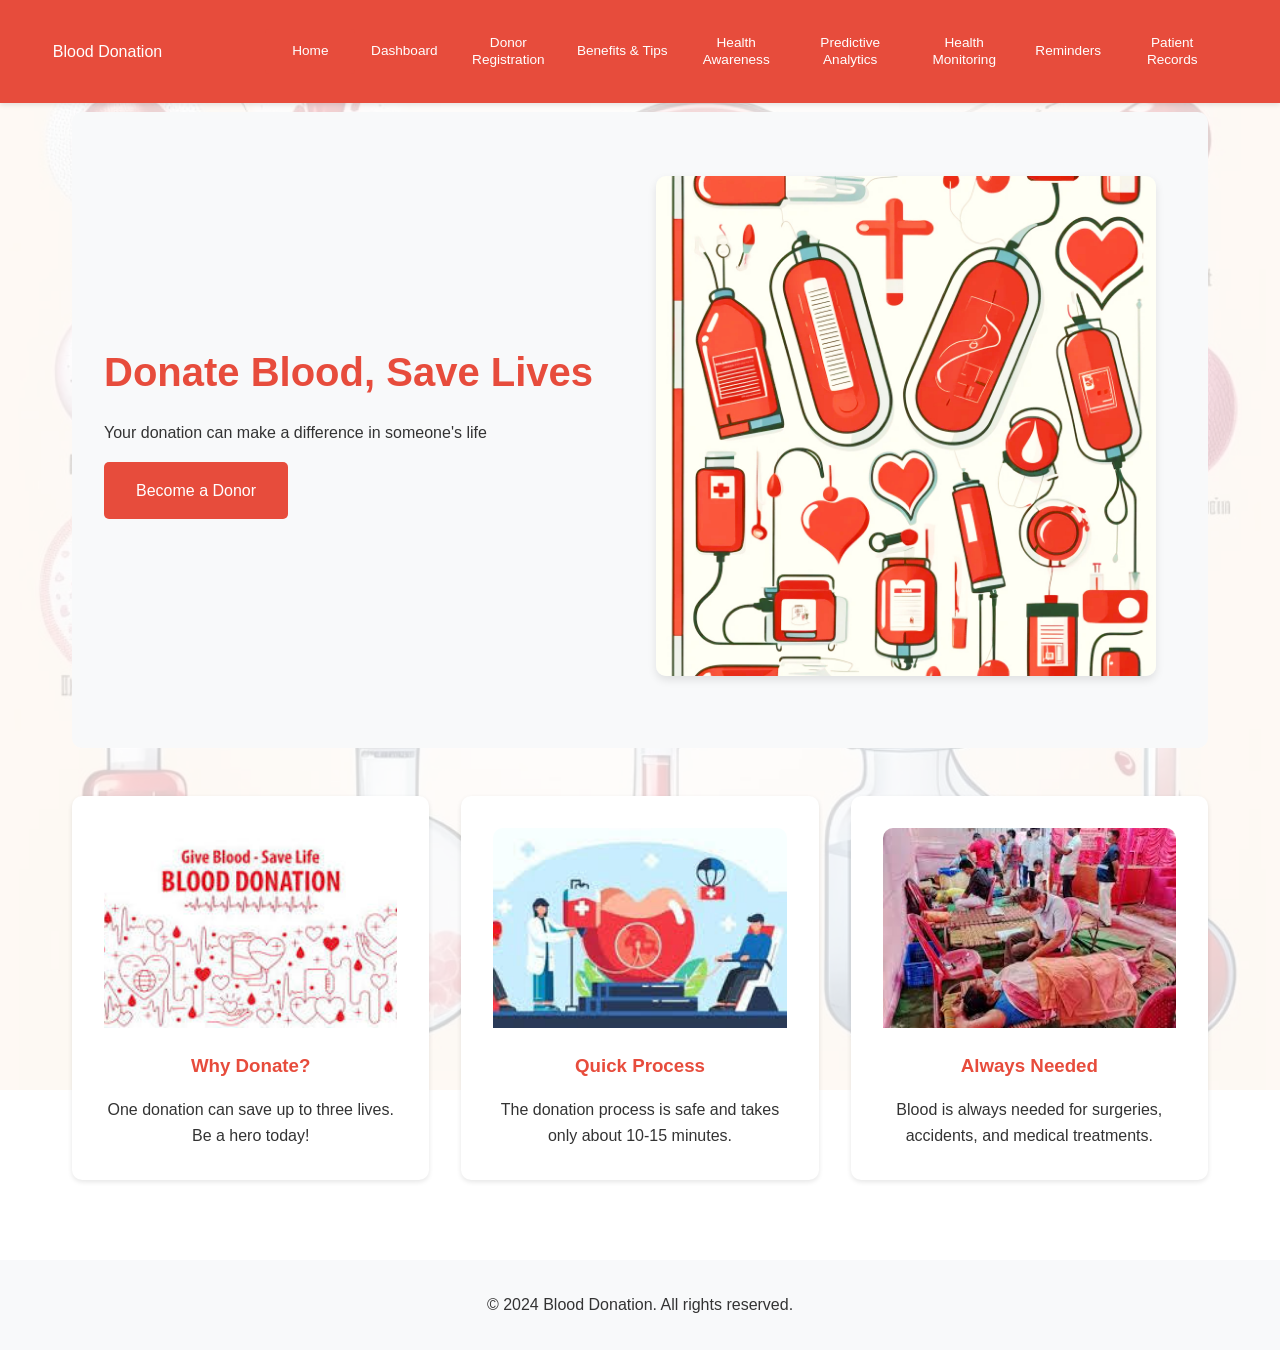
<file: index.html>
<!DOCTYPE html>
<html lang="en">
<head>
    <meta charset="UTF-8">
    <meta name="viewport" content="width=device-width, initial-scale=1.0">
    <title>Blood Donation - Save Lives</title>
    <link rel="stylesheet" href="styles.css">
</head>
<body>
    <header>
        <nav>
            <div class="logo">Blood Donation</div>
            <ul>
                <li><a href="./index.html" class="active">Home</a></li>
                <li><a href="./dashboard.html">Dashboard</a></li>
                <li><a href="./donor_registration.html">Donor Registration</a></li>
                <li><a href="./benefits_tips.html">Benefits & Tips</a></li>
                <li><a href="./jiya.html">Health Awareness</a></li>
                <li><a href="./predictive_analytics.html">Predictive Analytics</a></li>
                <li><a href="./health_monitoring.html">Health Monitoring</a></li>
                <li><a href="./reminders.html">Reminders</a></li>
                <li><a href="./patient_records.html">Patient Records</a></li>
            </ul>
        </nav>
    </header>

    <main>
        <section class="hero">
            <div class="hero-content">
                <h1>Donate Blood, Save Lives</h1>
                <p>Your donation can make a difference in someone's life</p>
                <a href="./donor_registration.html" class="cta-button">Become a Donor</a>
            </div>
            <div class="hero-image">
                <img src="./images/1.jpeg.jpeg" alt="Blood donation process" class="main-image">
            </div>
        </section>

        <section class="features">
            <div class="feature-card">
                <img src="./images/2.jpeg.jpeg" alt="Blood donation importance" class="feature-image">
                <h3>Why Donate?</h3>
                <p>One donation can save up to three lives. Be a hero today!</p>
            </div>
            <div class="feature-card">
                <img src="./images/3.jpeg.jpeg" alt="Donation process" class="feature-image">
                <h3>Quick Process</h3>
                <p>The donation process is safe and takes only about 10-15 minutes.</p>
            </div>
            <div class="feature-card">
                <img src="./images/4.jpeg.jpeg" alt="Medical team" class="feature-image">
                <h3>Always Needed</h3>
                <p>Blood is always needed for surgeries, accidents, and medical treatments.</p>
            </div>
        </section>
    </main>

    <footer>
        <p>&copy; 2024 Blood Donation. All rights reserved.</p>
    </footer>
</body>
</html>
</file>
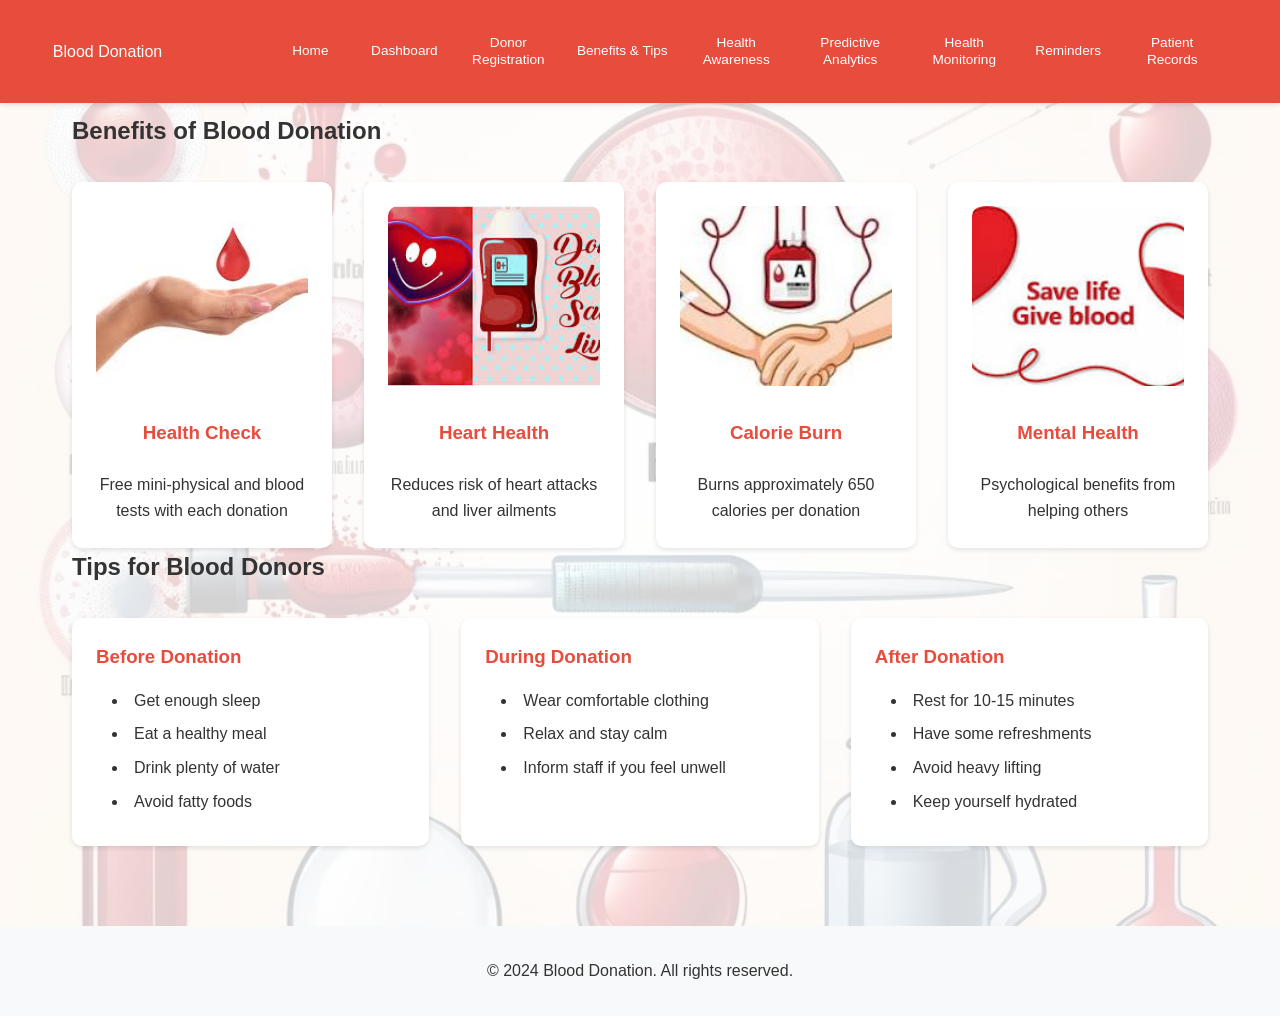
<file: benefits_tips.html>
<!DOCTYPE html>
<html lang="en">
<head>
    <meta charset="UTF-8">
    <meta name="viewport" content="width=device-width, initial-scale=1.0">
    <title>Benefits & Tips - Blood Donation</title>
    <link rel="stylesheet" href="styles.css">
</head>
<body>
    <header>
        <nav>
            <div class="logo">Blood Donation</div>
            <ul>
                <li><a href="./index.html">Home</a></li>
                <li><a href="./dashboard.html">Dashboard</a></li>
                <li><a href="./donor_registration.html">Donor Registration</a></li>
                <li><a href="./benefits_tips.html" class="active">Benefits & Tips</a></li>
                <li><a href="./jiya.html">Health Awareness</a></li>
                <li><a href="./predictive_analytics.html">Predictive Analytics</a></li>
                <li><a href="./health_monitoring.html">Health Monitoring</a></li>
                <li><a href="./reminders.html">Reminders</a></li>
                <li><a href="./patient_records.html">Patient Records</a></li>
            </ul>
        </nav>
    </header>

    <main>
        <section class="benefits">
            <h2>Benefits of Blood Donation</h2>
            <div class="benefits-grid">
                <div class="benefit-card">
                    <img src="./images/5.jpeg.jpeg" alt="Health checkup" class="benefit-image">
                    <h3>Health Check</h3>
                    <p>Free mini-physical and blood tests with each donation</p>
                </div>
                <div class="benefit-card">
                    <img src="./images/6.jpeg.jpeg" alt="Heart health" class="benefit-image">
                    <h3>Heart Health</h3>
                    <p>Reduces risk of heart attacks and liver ailments</p>
                </div>
                <div class="benefit-card">
                    <img src="./images/7.jpeg.jpeg" alt="Calorie burn" class="benefit-image">
                    <h3>Calorie Burn</h3>
                    <p>Burns approximately 650 calories per donation</p>
                </div>
                <div class="benefit-card">
                    <img src="./images/8.jpeg.jpeg" alt="Mental wellbeing" class="benefit-image">
                    <h3>Mental Health</h3>
                    <p>Psychological benefits from helping others</p>
                </div>
            </div>
        </section>

        <section class="tips">
            <h2>Tips for Blood Donors</h2>
            <div class="tips-list">
                <div class="tip">
                    <h3>Before Donation</h3>
                    <ul>
                        <li>Get enough sleep</li>
                        <li>Eat a healthy meal</li>
                        <li>Drink plenty of water</li>
                        <li>Avoid fatty foods</li>
                    </ul>
                </div>
                <div class="tip">
                    <h3>During Donation</h3>
                    <ul>
                        <li>Wear comfortable clothing</li>
                        <li>Relax and stay calm</li>
                        <li>Inform staff if you feel unwell</li>
                    </ul>
                </div>
                <div class="tip">
                    <h3>After Donation</h3>
                    <ul>
                        <li>Rest for 10-15 minutes</li>
                        <li>Have some refreshments</li>
                        <li>Avoid heavy lifting</li>
                        <li>Keep yourself hydrated</li>
                    </ul>
                </div>
            </div>
        </section>
    </main>

    <footer>
        <p>&copy; 2024 Blood Donation. All rights reserved.</p>
    </footer>
</body>
</html>
</file>
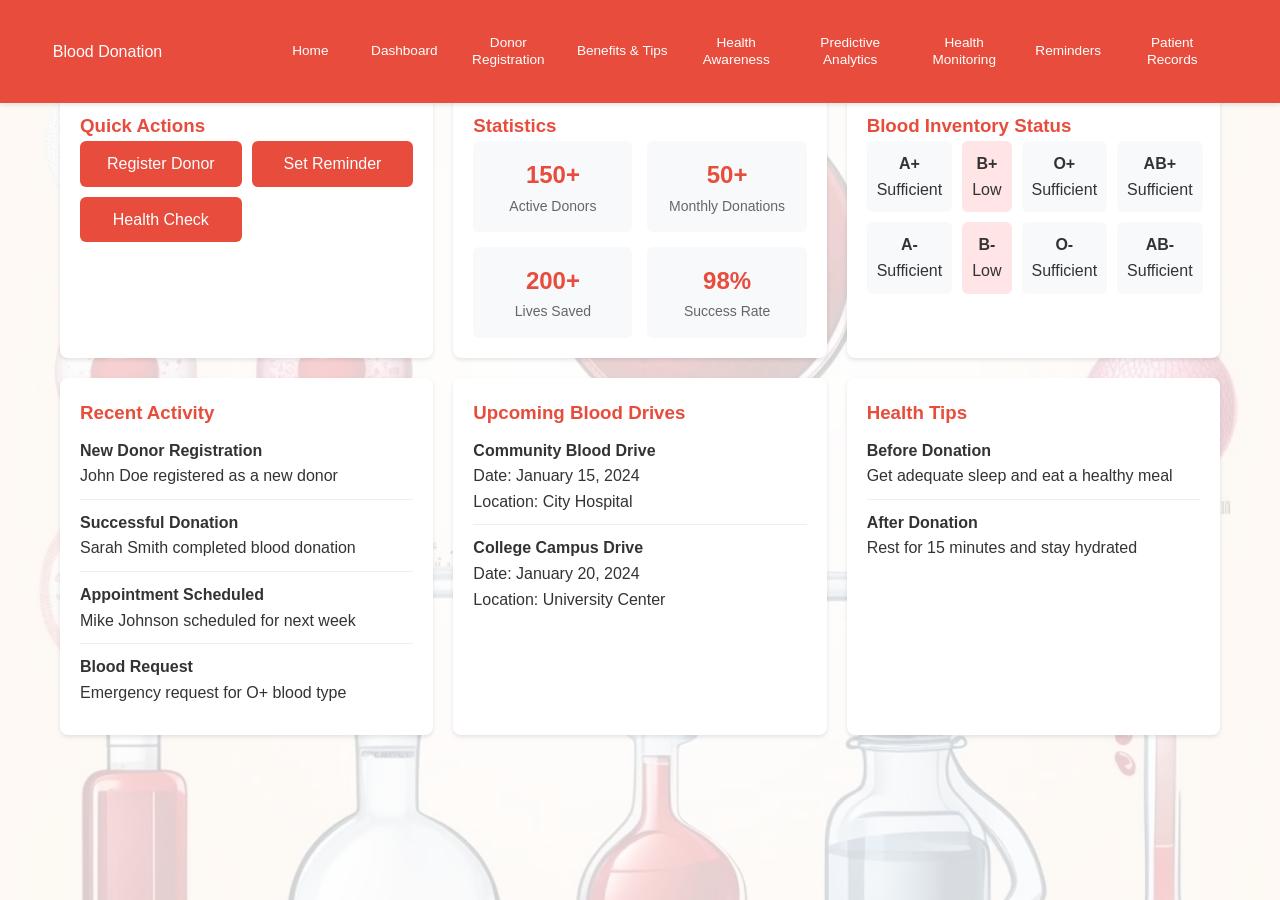
<file: dashboard.html>
<!DOCTYPE html>
<html lang="en">
<head>
    <meta charset="UTF-8">
    <meta name="viewport" content="width=device-width, initial-scale=1.0">
    <title>Dashboard - Blood Donation</title>
    <link rel="stylesheet" href="styles.css">
    <style>
        .dashboard-container {
            padding: 20px;
            max-width: 1200px;
            margin: 0 auto;
        }

        .dashboard-grid {
            display: grid;
            grid-template-columns: repeat(auto-fit, minmax(280px, 1fr));
            gap: 20px;
            margin-top: 20px;
        }

        .dashboard-card {
            background: white;
            border-radius: 8px;
            padding: 20px;
            box-shadow: 0 2px 4px rgba(0,0,0,0.1);
        }

        .dashboard-card h3 {
            color: #e74c3c;
            margin-top: 0;
        }

        .stats-grid {
            display: grid;
            grid-template-columns: repeat(2, 1fr);
            gap: 15px;
        }

        .stat-item {
            text-align: center;
            padding: 15px;
            background: #f8f9fa;
            border-radius: 6px;
        }

        .stat-number {
            font-size: 24px;
            font-weight: bold;
            color: #e74c3c;
        }

        .stat-label {
            font-size: 14px;
            color: #666;
        }

        .blood-inventory {
            display: grid;
            grid-template-columns: repeat(4, 1fr);
            gap: 10px;
        }

        .blood-type {
            text-align: center;
            padding: 10px;
            background: #f8f9fa;
            border-radius: 6px;
        }

        .blood-type.low {
            background: #ffe5e5;
        }

        .recent-activity {
            max-height: 300px;
            overflow-y: auto;
        }

        .activity-item {
            padding: 10px 0;
            border-bottom: 1px solid #eee;
        }

        .activity-item:last-child {
            border-bottom: none;
        }

        .quick-actions {
            display: grid;
            grid-template-columns: repeat(auto-fit, minmax(150px, 1fr));
            gap: 10px;
        }

        .action-button {
            background: #e74c3c;
            color: white;
            padding: 10px;
            border-radius: 6px;
            text-align: center;
            text-decoration: none;
            transition: background-color 0.3s;
        }

        .action-button:hover {
            background: #c0392b;
        }

        .chart-container {
            height: 300px;
            position: relative;
        }
    </style>
</head>
<body>
    <header>
        <nav>
            <div class="logo">Blood Donation</div>
            <ul>
                <li><a href="./index.html">Home</a></li>
                <li><a href="./dashboard.html" class="active">Dashboard</a></li>
                <li><a href="./donor_registration.html">Donor Registration</a></li>
                <li><a href="./benefits_tips.html">Benefits & Tips</a></li>
                <li><a href="./jiya.html">Health Awareness</a></li>
                <li><a href="./predictive_analytics.html">Predictive Analytics</a></li>
                <li><a href="./health_monitoring.html">Health Monitoring</a></li>
                <li><a href="./reminders.html">Reminders</a></li>
                <li><a href="./patient_records.html">Patient Records</a></li>
            </ul>
        </nav>
    </header>

    <main class="dashboard-container">
        <h1>Blood Donation Dashboard</h1>
        
        <div class="dashboard-grid">
            <!-- Quick Actions -->
            <div class="dashboard-card">
                <h3>Quick Actions</h3>
                <div class="quick-actions">
                    <a href="./donor_registration.html" class="action-button">Register Donor</a>
                    <a href="./reminders.html" class="action-button">Set Reminder</a>
                    <a href="./health_monitoring.html" class="action-button">Health Check</a>
                </div>
            </div>

            <!-- Statistics -->
            <div class="dashboard-card">
                <h3>Statistics</h3>
                <div class="stats-grid">
                    <div class="stat-item">
                        <div class="stat-number">150+</div>
                        <div class="stat-label">Active Donors</div>
                    </div>
                    <div class="stat-item">
                        <div class="stat-number">50+</div>
                        <div class="stat-label">Monthly Donations</div>
                    </div>
                    <div class="stat-item">
                        <div class="stat-number">200+</div>
                        <div class="stat-label">Lives Saved</div>
                    </div>
                    <div class="stat-item">
                        <div class="stat-number">98%</div>
                        <div class="stat-label">Success Rate</div>
                    </div>
                </div>
            </div>

            <!-- Blood Inventory -->
            <div class="dashboard-card">
                <h3>Blood Inventory Status</h3>
                <div class="blood-inventory">
                    <div class="blood-type">
                        <h4>A+</h4>
                        <div>Sufficient</div>
                    </div>
                    <div class="blood-type low">
                        <h4>B+</h4>
                        <div>Low</div>
                    </div>
                    <div class="blood-type">
                        <h4>O+</h4>
                        <div>Sufficient</div>
                    </div>
                    <div class="blood-type">
                        <h4>AB+</h4>
                        <div>Sufficient</div>
                    </div>
                    <div class="blood-type">
                        <h4>A-</h4>
                        <div>Sufficient</div>
                    </div>
                    <div class="blood-type low">
                        <h4>B-</h4>
                        <div>Low</div>
                    </div>
                    <div class="blood-type">
                        <h4>O-</h4>
                        <div>Sufficient</div>
                    </div>
                    <div class="blood-type">
                        <h4>AB-</h4>
                        <div>Sufficient</div>
                    </div>
                </div>
            </div>

            <!-- Recent Activity -->
            <div class="dashboard-card">
                <h3>Recent Activity</h3>
                <div class="recent-activity">
                    <div class="activity-item">
                        <strong>New Donor Registration</strong>
                        <p>John Doe registered as a new donor</p>
                    </div>
                    <div class="activity-item">
                        <strong>Successful Donation</strong>
                        <p>Sarah Smith completed blood donation</p>
                    </div>
                    <div class="activity-item">
                        <strong>Appointment Scheduled</strong>
                        <p>Mike Johnson scheduled for next week</p>
                    </div>
                    <div class="activity-item">
                        <strong>Blood Request</strong>
                        <p>Emergency request for O+ blood type</p>
                    </div>
                </div>
            </div>

            <!-- Upcoming Events -->
            <div class="dashboard-card">
                <h3>Upcoming Blood Drives</h3>
                <div class="activity-item">
                    <strong>Community Blood Drive</strong>
                    <p>Date: January 15, 2024<br>Location: City Hospital</p>
                </div>
                <div class="activity-item">
                    <strong>College Campus Drive</strong>
                    <p>Date: January 20, 2024<br>Location: University Center</p>
                </div>
            </div>

            <!-- Health Tips -->
            <div class="dashboard-card">
                <h3>Health Tips</h3>
                <div class="activity-item">
                    <strong>Before Donation</strong>
                    <p>Get adequate sleep and eat a healthy meal</p>
                </div>
                <div class="activity-item">
                    <strong>After Donation</strong>
                    <p>Rest for 15 minutes and stay hydrated</p>
                </div>
            </div>
        </div>
    </main>

    <script>
        // Add any interactive features or real-time updates here
        document.addEventListener('DOMContentLoaded', function() {
            // Example: Update stats periodically
            setInterval(function() {
                // This would typically fetch real data from a server
                // For demo purposes, we'll just update the UI
                const stats = document.querySelectorAll('.stat-number');
                stats.forEach(stat => {
                    const currentValue = parseInt(stat.textContent);
                    if (!isNaN(currentValue)) {
                        stat.textContent = currentValue + Math.floor(Math.random() * 3);
                    }
                });
            }, 5000);
        });
    </script>
</body>
</html>
</file>
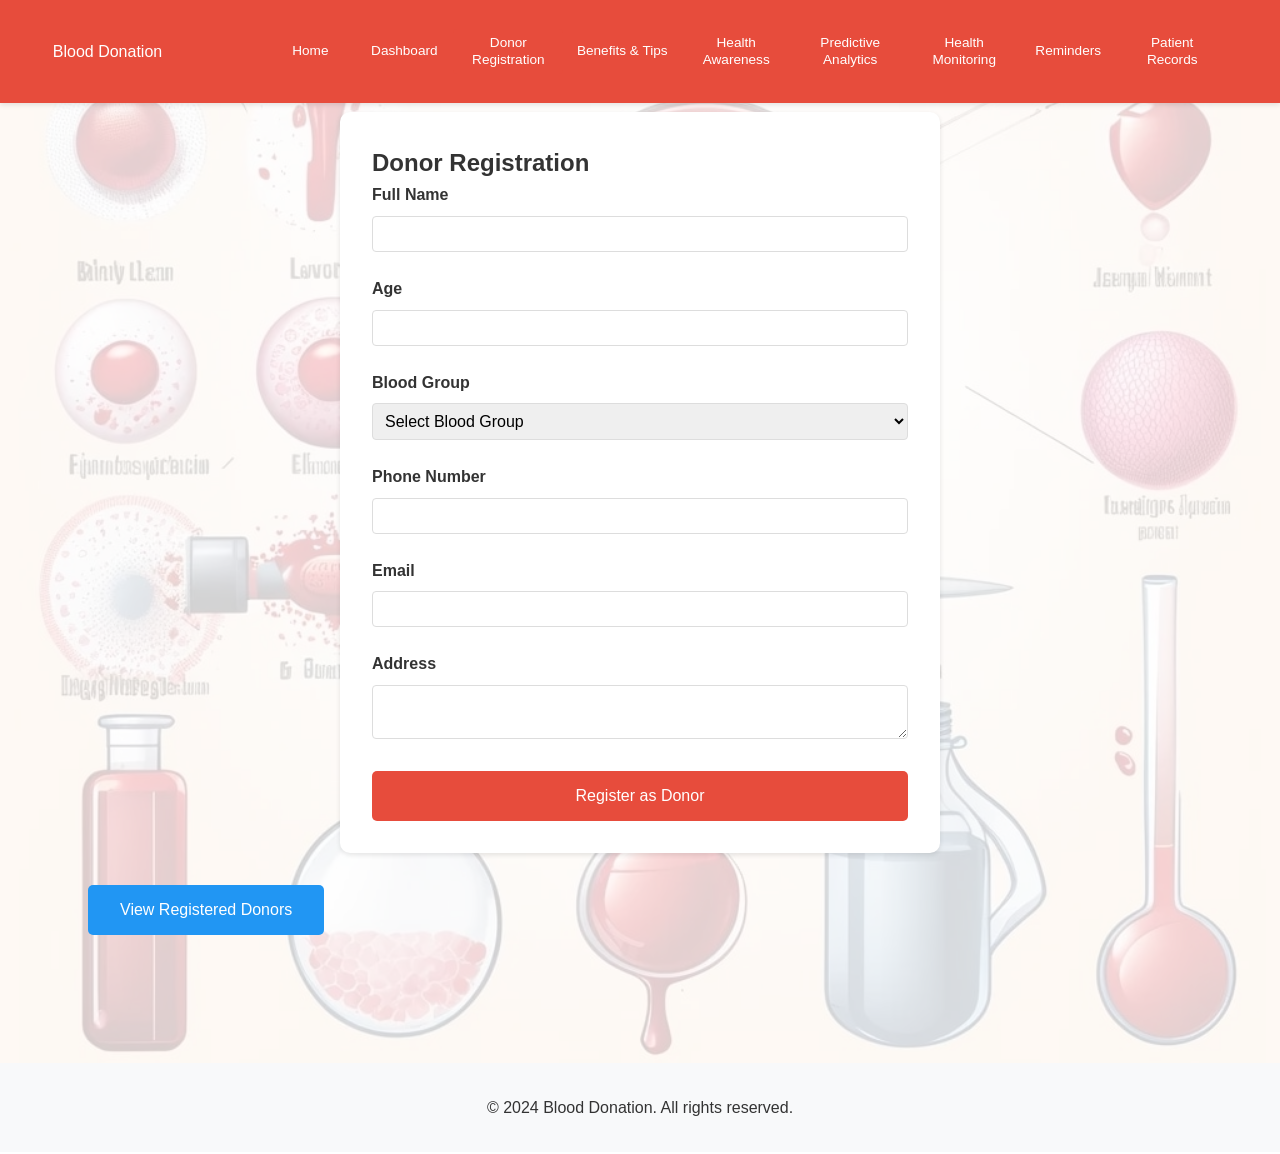
<file: donor_registration.html>
<!DOCTYPE html>
<html lang="en">
<head>
    <meta charset="UTF-8">
    <meta name="viewport" content="width=device-width, initial-scale=1.0">
    <title>Donor Registration - Blood Donation</title>
    <link rel="stylesheet" href="styles.css">
</head>
<body>
    <header>
        <nav>
            <div class="logo">Blood Donation</div>
            <ul>
                <li><a href="./index.html">Home</a></li>
                <li><a href="./dashboard.html">Dashboard</a></li>
                <li><a href="./donor_registration.html" class="active">Donor Registration</a></li>
                <li><a href="./benefits_tips.html">Benefits & Tips</a></li>
                <li><a href="./jiya.html">Health Awareness</a></li>
                <li><a href="./predictive_analytics.html">Predictive Analytics</a></li>
                <li><a href="./health_monitoring.html">Health Monitoring</a></li>
                <li><a href="./reminders.html">Reminders</a></li>
                <li><a href="./patient_records.html">Patient Records</a></li>
            </ul>
        </nav>
    </header>

    <main>
        <section class="registration-form">
            <h2>Donor Registration</h2>
            <form id="donorForm" onsubmit="handleDonorRegistration(event)">
                <div class="form-group">
                    <label for="fullName">Full Name</label>
                    <input type="text" id="fullName" name="fullName" required>
                </div>

                <div class="form-group">
                    <label for="age">Age</label>
                    <input type="number" id="age" name="age" required min="18" max="65">
                </div>

                <div class="form-group">
                    <label for="bloodGroup">Blood Group</label>
                    <select id="bloodGroup" name="bloodGroup" required>
                        <option value="">Select Blood Group</option>
                        <option value="A+">A+</option>
                        <option value="A-">A-</option>
                        <option value="B+">B+</option>
                        <option value="B-">B-</option>
                        <option value="O+">O+</option>
                        <option value="O-">O-</option>
                        <option value="AB+">AB+</option>
                        <option value="AB-">AB-</option>
                    </select>
                </div>

                <div class="form-group">
                    <label for="phone">Phone Number</label>
                    <input type="tel" id="phone" name="phone" required>
                </div>

                <div class="form-group">
                    <label for="email">Email</label>
                    <input type="email" id="email" name="email" required>
                </div>

                <div class="form-group">
                    <label for="address">Address</label>
                    <textarea id="address" name="address" required></textarea>
                </div>

                <button type="submit" class="submit-button">Register as Donor</button>
            </form>
        </section>

        <section class="view-donors">
            <button onclick="viewDonors()" class="view-donors-btn">View Registered Donors</button>
            <div id="donorsList"></div>
        </section>
    </main>

    <footer>
        <p>&copy; 2024 Blood Donation. All rights reserved.</p>
    </footer>

    <script src="scripts.js"></script>
</body>
</html>
</file>
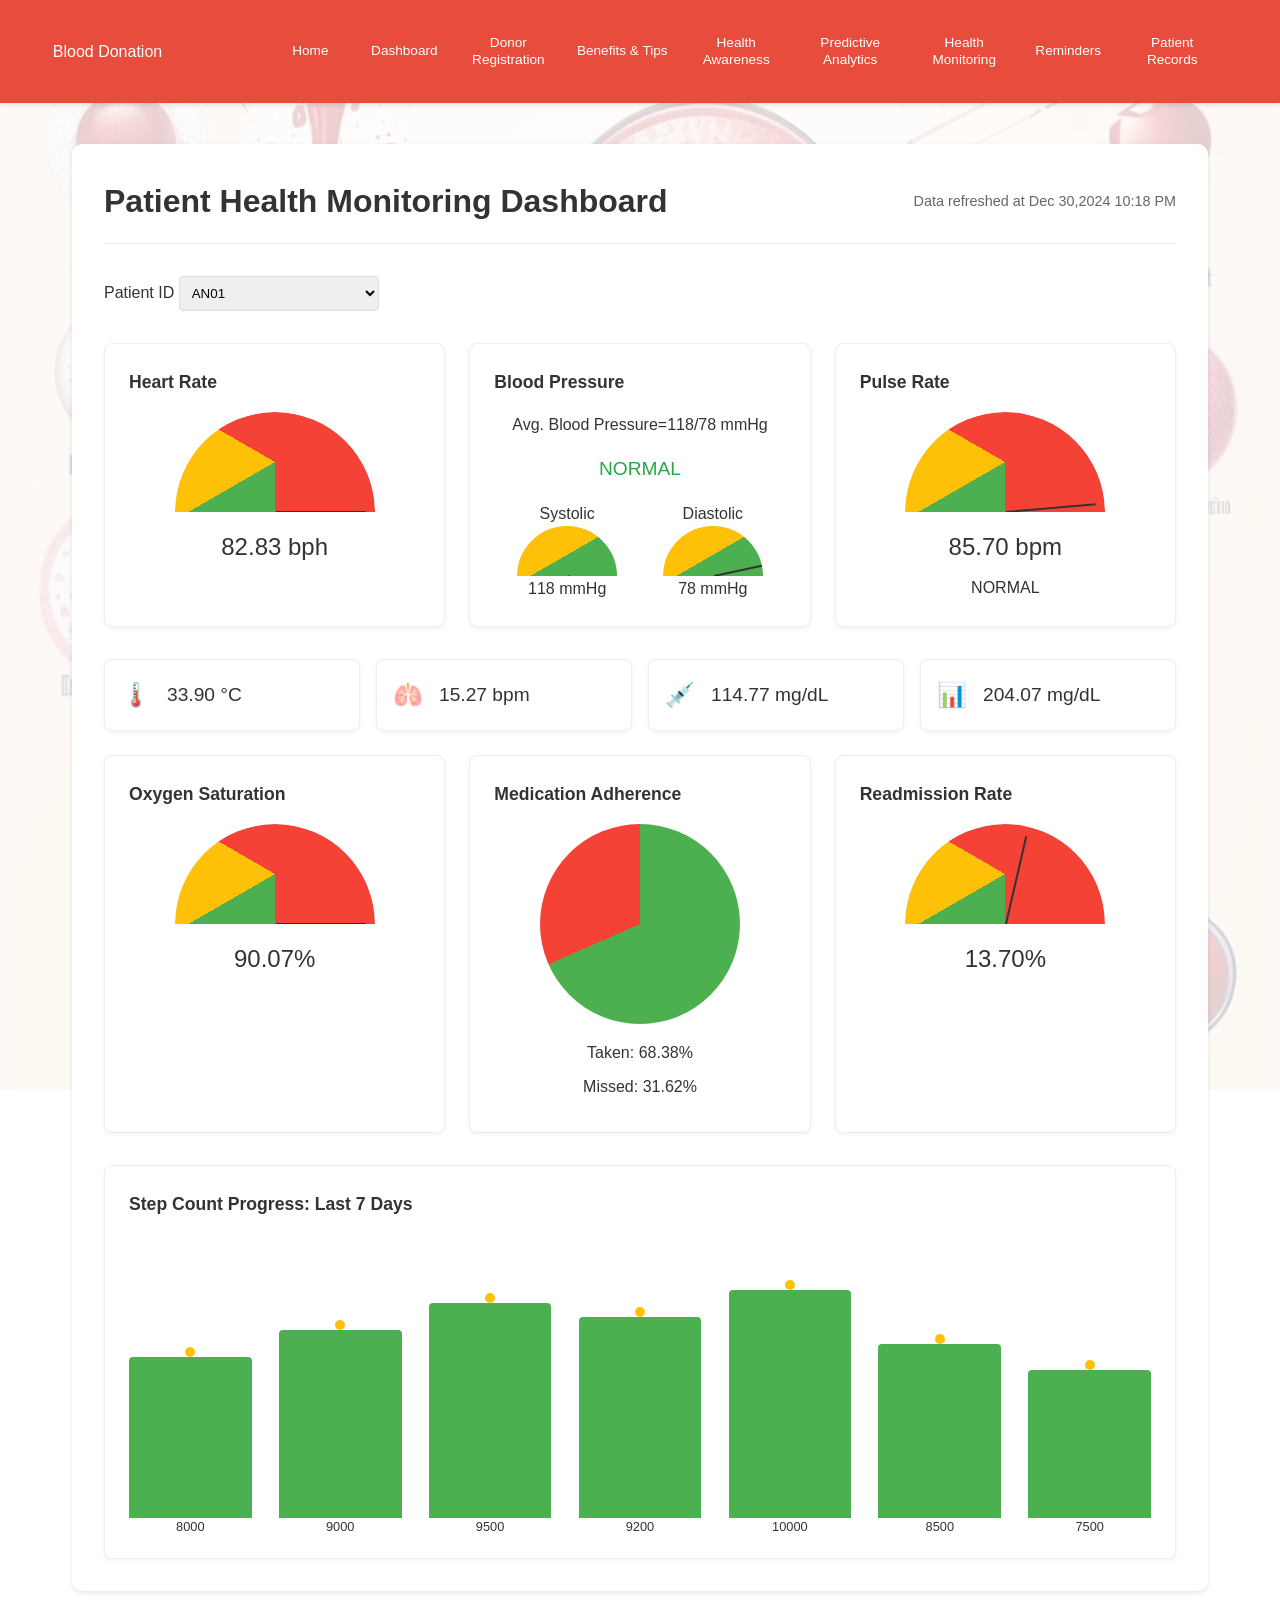
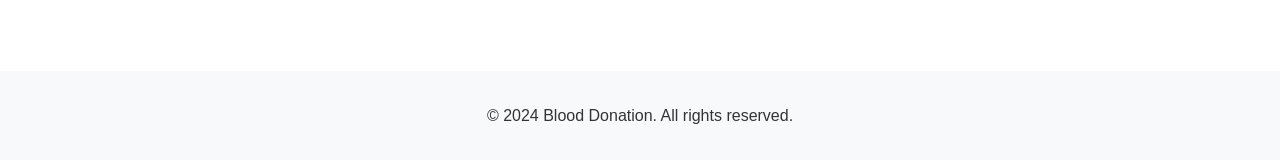
<file: health_monitoring.html>
<!DOCTYPE html>
<html lang="en">
<head>
    <meta charset="UTF-8">
    <meta name="viewport" content="width=device-width, initial-scale=1.0">
    <title>Patient Health Monitoring Dashboard - Blood Donation</title>
    <link rel="stylesheet" href="styles.css">
    <style>
        .dashboard-content {
            background-color: #fff;
            padding: 2rem;
            border-radius: 10px;
            box-shadow: 0 2px 5px rgba(0,0,0,0.1);
            margin-top: 2rem;
        }
        
        .dashboard-header {
            display: flex;
            justify-content: space-between;
            align-items: center;
            margin-bottom: 2rem;
            padding-bottom: 1rem;
            border-bottom: 1px solid #eee;
        }

        .dashboard-title {
            color: #333;
            margin: 0;
        }

        .refresh-info {
            color: #666;
            font-size: 0.9rem;
        }

        .patient-selector {
            margin-bottom: 2rem;
        }

        .patient-selector select {
            padding: 0.5rem;
            border: 1px solid #ddd;
            border-radius: 4px;
            width: 200px;
        }

        .metrics-grid {
            display: grid;
            grid-template-columns: repeat(auto-fit, minmax(300px, 1fr));
            gap: 1.5rem;
            margin-bottom: 2rem;
        }

        .metric-card {
            background: #fff;
            padding: 1.5rem;
            border-radius: 8px;
            box-shadow: 0 2px 4px rgba(0,0,0,0.05);
            border: 1px solid #eee;
        }

        .metric-title {
            color: #333;
            margin-bottom: 1rem;
            font-size: 1.1rem;
            font-weight: bold;
        }

        /* Gauge Styling */
        .gauge {
            width: 200px;
            height: 100px;
            margin: 0 auto;
            position: relative;
            overflow: hidden;
            border-radius: 100px 100px 0 0;
            background: #f0f0f0;
        }

        .gauge::before {
            content: '';
            position: absolute;
            bottom: 0;
            left: 0;
            width: 200px;
            height: 100px;
            background: conic-gradient(
                from 180deg,
                #4CAF50 0deg 60deg,  /* Green */
                #FFC107 60deg 120deg, /* Yellow */
                #f44336 120deg 180deg /* Red */
            );
            border-radius: 100px 100px 0 0;
            transform-origin: 50% 100%;
        }

        .gauge-needle {
            position: absolute;
            bottom: 0;
            left: 50%;
            width: 2px;
            height: 90px;
            background: #333;
            transform-origin: bottom center;
            transform: rotate(var(--rotation));
            transition: transform 0.5s;
        }

        .gauge-value {
            text-align: center;
            font-size: 1.5rem;
            color: #333;
            margin-top: 1rem;
        }

        /* Blood Pressure Specific Styling */
        .blood-pressure-container {
            text-align: center;
        }

        .bp-status {
            font-size: 1.2rem;
            color: #28a745;
            margin: 1rem 0;
        }

        .bp-gauges {
            display: flex;
            justify-content: space-around;
            margin-top: 1rem;
        }

        /* Vitals Row Styling */
        .vitals-row {
            display: grid;
            grid-template-columns: repeat(auto-fit, minmax(200px, 1fr));
            gap: 1rem;
            margin-bottom: 1.5rem;
        }

        .vital-card {
            background: #fff;
            padding: 1rem;
            border-radius: 8px;
            box-shadow: 0 2px 4px rgba(0,0,0,0.05);
            border: 1px solid #eee;
            display: flex;
            align-items: center;
            gap: 1rem;
        }

        .vital-icon {
            font-size: 1.5rem;
            color: #e74c3c;
        }

        .vital-value {
            font-size: 1.2rem;
            color: #333;
        }

        /* Medication Adherence Chart */
        .adherence-chart {
            width: 200px;
            height: 200px;
            margin: 1rem auto;
            position: relative;
            border-radius: 50%;
            background: conic-gradient(
                #4CAF50 0% 68.38%,
                #f44336 68.38% 100%
            );
        }

        .adherence-legend {
            text-align: center;
            margin-top: 1rem;
        }

        .adherence-legend div {
            margin: 0.5rem 0;
        }

        /* Steps Chart */
        .steps-chart {
            height: 300px;
            margin-top: 1rem;
            display: flex;
            align-items: flex-end;
            justify-content: space-between;
            padding: 1rem 0;
        }

        .step-bar {
            width: 12%;
            background: #4CAF50;
            border-radius: 4px 4px 0 0;
            position: relative;
        }

        .step-bar::after {
            content: attr(data-steps);
            position: absolute;
            bottom: -20px;
            left: 50%;
            transform: translateX(-50%);
            font-size: 0.8rem;
        }

        .step-target {
            position: absolute;
            top: -10px;
            left: 50%;
            transform: translateX(-50%);
            width: 10px;
            height: 10px;
            background: #FFC107;
            border-radius: 50%;
        }
    </style>
</head>
<body>
    <header>
        <nav>
            <div class="logo">Blood Donation</div>
            <ul>
                <li><a href="./index.html">Home</a></li>
                <li><a href="./dashboard.html">Dashboard</a></li>
                <li><a href="./donor_registration.html">Donor Registration</a></li>
                <li><a href="./benefits_tips.html">Benefits & Tips</a></li>
                <li><a href="./jiya.html">Health Awareness</a></li>
                <li><a href="./predictive_analytics.html">Predictive Analytics</a></li>
                <li><a href="./health_monitoring.html" class="active">Health Monitoring</a></li>
                <li><a href="./reminders.html">Reminders</a></li>
                <li><a href="./patient_records.html">Patient Records</a></li>
            </ul>
        </nav>
    </header>

    <main>
        <div class="dashboard-content">
            <div class="dashboard-header">
                <h1 class="dashboard-title">Patient Health Monitoring Dashboard</h1>
                <div class="refresh-info">Data refreshed at Dec 30,2024 10:18 PM</div>
            </div>

            <div class="patient-selector">
                <label for="patient-id">Patient ID</label>
                <select id="patient-id">
                    <option value="AN01">AN01</option>
                </select>
            </div>

            <div class="metrics-grid">
                <div class="metric-card">
                    <h3 class="metric-title">Heart Rate</h3>
                    <div class="gauge">
                        <div class="gauge-needle" style="--rotation: 90deg;"></div>
                    </div>
                    <div class="gauge-value">82.83 bph</div>
                </div>

                <div class="metric-card">
                    <h3 class="metric-title">Blood Pressure</h3>
                    <div class="blood-pressure-container">
                        <div>Avg. Blood Pressure=118/78 mmHg</div>
                        <div class="bp-status">NORMAL</div>
                        <div class="bp-gauges">
                            <div>
                                <div>Systolic</div>
                                <div class="gauge" style="width: 100px; height: 50px;">
                                    <div class="gauge-needle" style="--rotation: 118deg;"></div>
                                </div>
                                <div>118 mmHg</div>
                            </div>
                            <div>
                                <div>Diastolic</div>
                                <div class="gauge" style="width: 100px; height: 50px;">
                                    <div class="gauge-needle" style="--rotation: 78deg;"></div>
                                </div>
                                <div>78 mmHg</div>
                            </div>
                        </div>
                    </div>
                </div>

                <div class="metric-card">
                    <h3 class="metric-title">Pulse Rate</h3>
                    <div class="gauge">
                        <div class="gauge-needle" style="--rotation: 85deg;"></div>
                    </div>
                    <div class="gauge-value">85.70 bpm</div>
                    <div style="text-align: center; margin-top: 0.5rem;">NORMAL</div>
                </div>
            </div>

            <div class="vitals-row">
                <div class="vital-card">
                    <span class="vital-icon">🌡️</span>
                    <div class="vital-value">33.90 °C</div>
                </div>
                <div class="vital-card">
                    <span class="vital-icon">🫁</span>
                    <div class="vital-value">15.27 bpm</div>
                </div>
                <div class="vital-card">
                    <span class="vital-icon">💉</span>
                    <div class="vital-value">114.77 mg/dL</div>
                </div>
                <div class="vital-card">
                    <span class="vital-icon">📊</span>
                    <div class="vital-value">204.07 mg/dL</div>
                </div>
            </div>

            <div class="metrics-grid">
                <div class="metric-card">
                    <h3 class="metric-title">Oxygen Saturation</h3>
                    <div class="gauge">
                        <div class="gauge-needle" style="--rotation: 90deg;"></div>
                    </div>
                    <div class="gauge-value">90.07%</div>
                </div>

                <div class="metric-card">
                    <h3 class="metric-title">Medication Adherence</h3>
                    <div class="adherence-chart"></div>
                    <div class="adherence-legend">
                        <div>Taken: 68.38%</div>
                        <div>Missed: 31.62%</div>
                    </div>
                </div>

                <div class="metric-card">
                    <h3 class="metric-title">Readmission Rate</h3>
                    <div class="gauge">
                        <div class="gauge-needle" style="--rotation: 13deg;"></div>
                    </div>
                    <div class="gauge-value">13.70%</div>
                </div>
            </div>

            <div class="metric-card">
                <h3 class="metric-title">Step Count Progress: Last 7 Days</h3>
                <div class="steps-chart">
                    <div class="step-bar" style="height: 60%;" data-steps="8000">
                        <div class="step-target"></div>
                    </div>
                    <div class="step-bar" style="height: 70%;" data-steps="9000">
                        <div class="step-target"></div>
                    </div>
                    <div class="step-bar" style="height: 80%;" data-steps="9500">
                        <div class="step-target"></div>
                    </div>
                    <div class="step-bar" style="height: 75%;" data-steps="9200">
                        <div class="step-target"></div>
                    </div>
                    <div class="step-bar" style="height: 85%;" data-steps="10000">
                        <div class="step-target"></div>
                    </div>
                    <div class="step-bar" style="height: 65%;" data-steps="8500">
                        <div class="step-target"></div>
                    </div>
                    <div class="step-bar" style="height: 55%;" data-steps="7500">
                        <div class="step-target"></div>
                    </div>
                </div>
            </div>
        </div>
    </main>

    <footer>
        <p>&copy; 2024 Blood Donation. All rights reserved.</p>
    </footer>
</body>
</html>
</file>
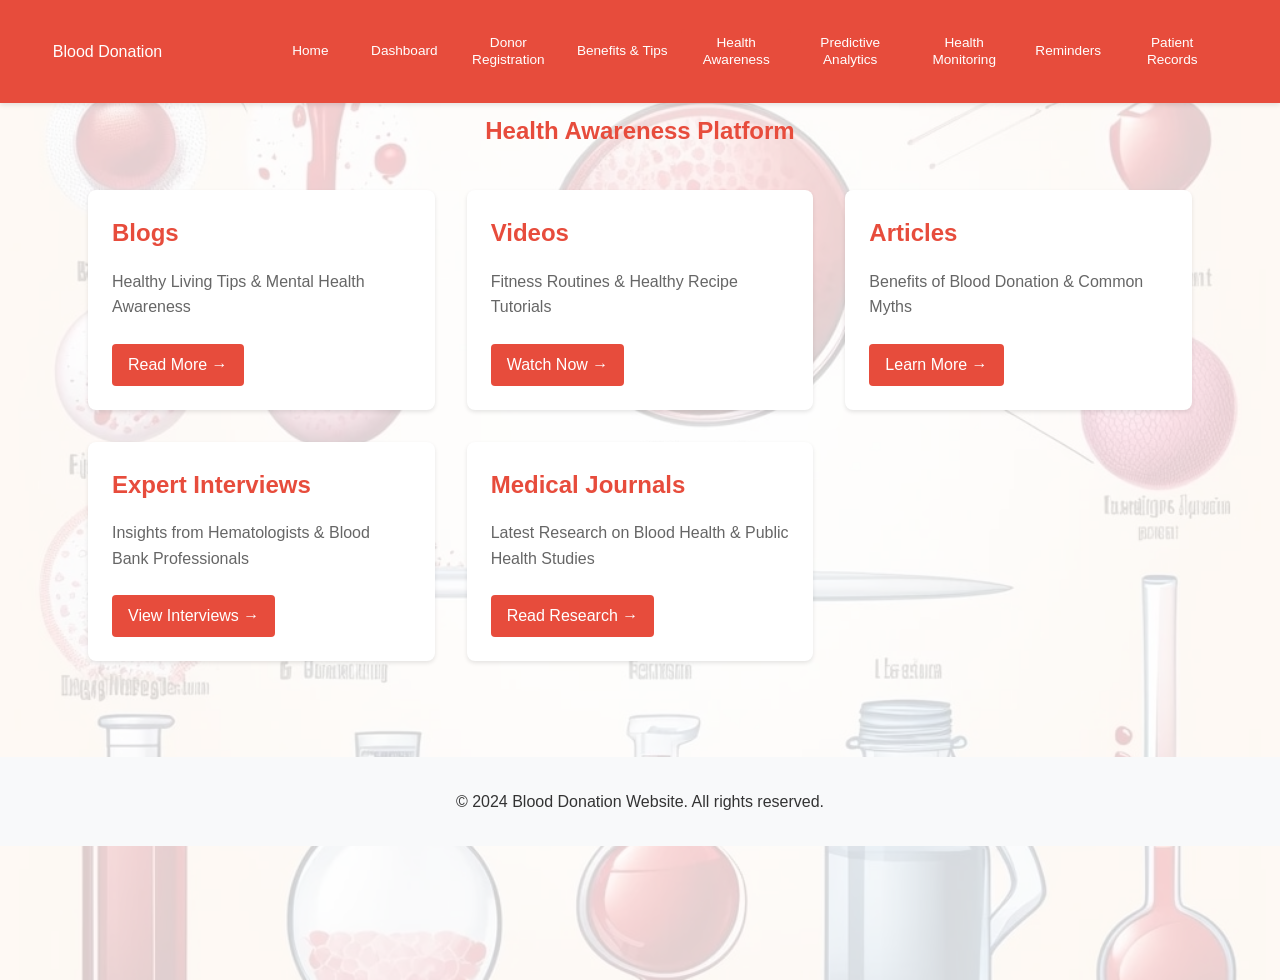
<file: jiya.html>
<!DOCTYPE html>
<html lang="en">
<head>
    <meta charset="UTF-8">
    <meta name="viewport" content="width=device-width, initial-scale=1.0">
    <title>Health Awareness - Blood Donation</title>
    <link rel="stylesheet" href="styles.css">
</head>
<body>
    <header>
        <nav>
            <div class="logo">Blood Donation</div>
            <ul>
                <li><a href="./index.html">Home</a></li>
                <li><a href="./dashboard.html">Dashboard</a></li>
                <li><a href="./donor_registration.html">Donor Registration</a></li>
                <li><a href="./benefits_tips.html">Benefits & Tips</a></li>
                <li><a href="./jiya.html" class="active">Health Awareness</a></li>
                <li><a href="./predictive_analytics.html">Predictive Analytics</a></li>
                <li><a href="./health_monitoring.html">Health Monitoring</a></li>
                <li><a href="./reminders.html">Reminders</a></li>
                <li><a href="./patient_records.html">Patient Records</a></li>
            </ul>
        </nav>
    </header>

    <main>
        <section class="content-section">
            <h2>Health Awareness Platform</h2>
            
            <div class="content-grid">
                <div class="card">
                    <h3>Blogs</h3>
                    <p>Healthy Living Tips & Mental Health Awareness</p>
                    <a href="https://www.health.harvard.edu/topics/healthcare/all" target="_blank">Read More →</a>
                </div>

                <div class="card">
                    <h3>Videos</h3>
                    <p>Fitness Routines & Healthy Recipe Tutorials</p>
                    <a href="https://youtube.com/playlist?list=PLENF32-KDs2m6hZnOmboaAE257qz8Owrl&si=NalwB7peJzVKcRiU" target="_blank">Watch Now →</a>
                </div>

                <div class="card">
                    <h3>Articles</h3>
                    <p>Benefits of Blood Donation & Common Myths</p>
                    <a href="https://www.123helpme.com/essay/An-Interview-with-a-Doctor-238083" target="_blank">Learn More →</a>
                </div>

                <div class="card">
                    <h3>Expert Interviews</h3>
                    <p>Insights from Hematologists & Blood Bank Professionals</p>
                    <a href="https://youtube.com/playlist?list=PLcHHsQ62Dz9wW_duS-peab16IACvKWZ9A&si=E1u_LzhYm5C0UxzO" target="_blank">View Interviews →</a>
                </div>

                <div class="card">
                    <h3>Medical Journals</h3>
                    <p>Latest Research on Blood Health & Public Health Studies</p>
                    <a href="https://www.dovepress.com/browse_journals.php" target="_blank">Read Research →</a>
                </div>
            </div>
        </section>
    </main>

    <footer>
        <p>&copy; 2024 Blood Donation Website. All rights reserved.</p>
    </footer>
    <script src="scripts.js"></script>
</body>
</html>
</file>
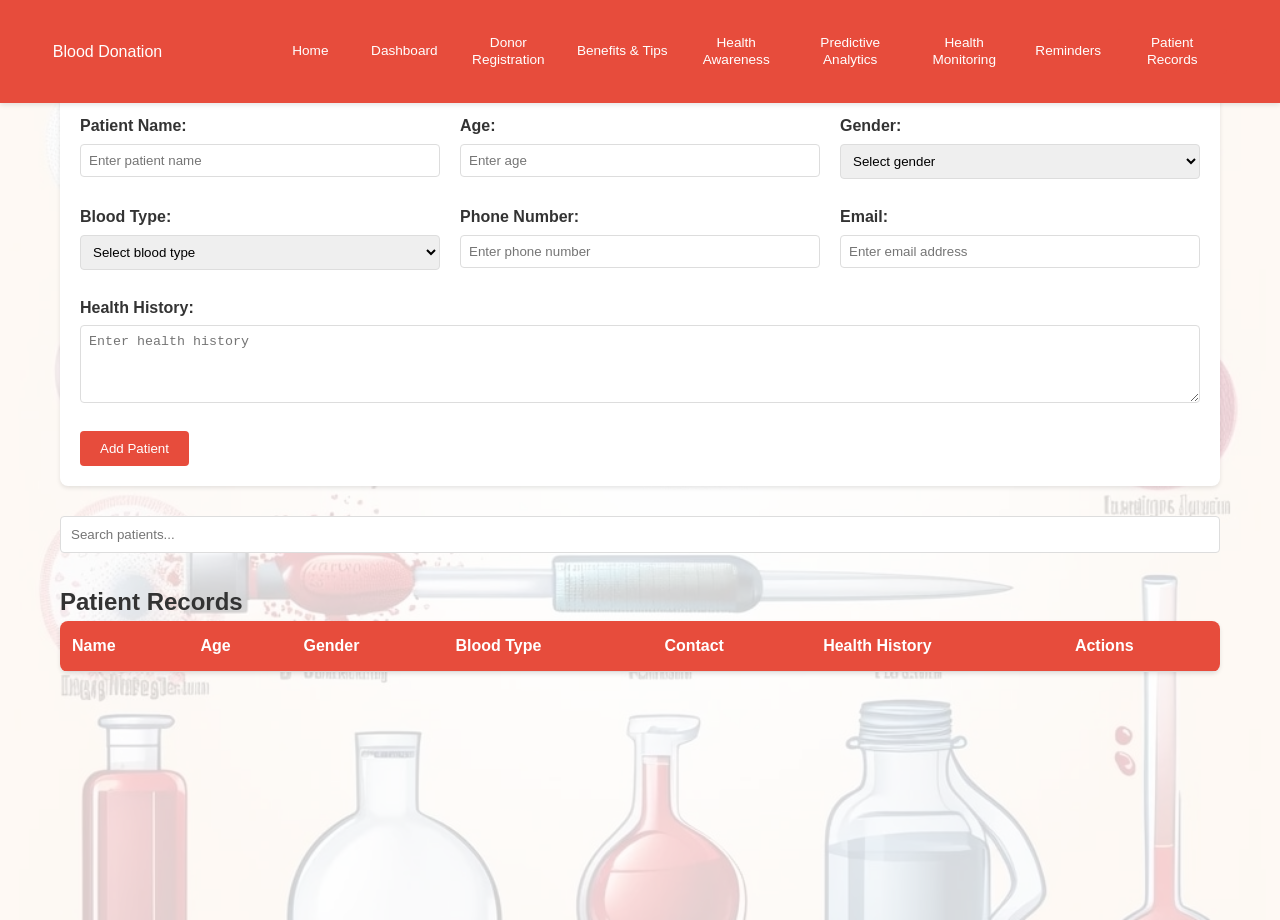
<file: patient_records.html>
<!DOCTYPE html>
<html lang="en">
<head>
    <meta charset="UTF-8">
    <meta name="viewport" content="width=device-width, initial-scale=1.0">
    <title>Patient Records - Blood Donation</title>
    <link rel="stylesheet" href="styles.css">
    <style>
        .container {
            max-width: 1200px;
            margin: 20px auto;
            padding: 20px;
        }

        form {
            background: white;
            padding: 20px;
            border-radius: 8px;
            box-shadow: 0 2px 4px rgba(0,0,0,0.1);
            margin-bottom: 30px;
        }

        label {
            display: block;
            margin: 15px 0 5px;
            font-weight: bold;
        }

        input[type="text"],
        input[type="number"],
        input[type="tel"],
        input[type="email"],
        select,
        textarea {
            width: 100%;
            padding: 8px;
            margin-bottom: 10px;
            border: 1px solid #ddd;
            border-radius: 4px;
            box-sizing: border-box;
        }

        button {
            background-color: #e74c3c;
            color: white;
            padding: 10px 20px;
            border: none;
            border-radius: 4px;
            cursor: pointer;
            margin-top: 10px;
        }

        button:hover {
            background-color: #c0392b;
        }

        table {
            width: 100%;
            border-collapse: collapse;
            background: white;
            box-shadow: 0 2px 4px rgba(0,0,0,0.1);
            border-radius: 8px;
            overflow: hidden;
        }

        th, td {
            padding: 12px;
            text-align: left;
            border-bottom: 1px solid #ddd;
        }

        th {
            background-color: #e74c3c;
            color: white;
        }

        tr:nth-child(even) {
            background-color: #f9f9f9;
        }

        tr:hover {
            background-color: #f5f5f5;
        }

        .form-row {
            display: grid;
            grid-template-columns: repeat(auto-fit, minmax(200px, 1fr));
            gap: 20px;
        }

        .search-bar {
            margin-bottom: 20px;
        }

        .search-bar input {
            width: 100%;
            padding: 10px;
            border: 1px solid #ddd;
            border-radius: 4px;
            margin-bottom: 10px;
        }

        .action-buttons {
            display: flex;
            gap: 10px;
        }

        .btn-edit {
            background-color: #3498db;
        }

        .btn-delete {
            background-color: #e74c3c;
        }

        .status-indicator {
            display: inline-block;
            width: 10px;
            height: 10px;
            border-radius: 50%;
            margin-right: 5px;
        }

        .status-active {
            background-color: #2ecc71;
        }

        .status-inactive {
            background-color: #e74c3c;
        }
    </style>
</head>
<body>
    <header>
        <nav>
            <div class="logo">Blood Donation</div>
            <ul>
                <li><a href="./index.html">Home</a></li>
                <li><a href="./dashboard.html">Dashboard</a></li>
                <li><a href="./donor_registration.html">Donor Registration</a></li>
                <li><a href="./benefits_tips.html">Benefits & Tips</a></li>
                <li><a href="./jiya.html">Health Awareness</a></li>
                <li><a href="./predictive_analytics.html">Predictive Analytics</a></li>
                <li><a href="./health_monitoring.html">Health Monitoring</a></li>
                <li><a href="./reminders.html">Reminders</a></li>
                <li><a href="./patient_records.html" class="active">Patient Records</a></li>
            </ul>
        </nav>
    </header>

    <div class="container">
        <h2>Add Patient Profile and Health History</h2>

        <form id="patientForm">
            <div class="form-row">
                <div>
                    <label for="name">Patient Name:</label>
                    <input type="text" id="name" placeholder="Enter patient name" required>
                </div>

                <div>
                    <label for="age">Age:</label>
                    <input type="number" id="age" placeholder="Enter age" required>
                </div>

                <div>
                    <label for="gender">Gender:</label>
                    <select id="gender" required>
                        <option value="">Select gender</option>
                        <option value="Male">Male</option>
                        <option value="Female">Female</option>
                        <option value="Other">Other</option>
                    </select>
                </div>
            </div>

            <div class="form-row">
                <div>
                    <label for="bloodType">Blood Type:</label>
                    <select id="bloodType" required>
                        <option value="">Select blood type</option>
                        <option value="A+">A+</option>
                        <option value="A-">A-</option>
                        <option value="B+">B+</option>
                        <option value="B-">B-</option>
                        <option value="AB+">AB+</option>
                        <option value="AB-">AB-</option>
                        <option value="O+">O+</option>
                        <option value="O-">O-</option>
                    </select>
                </div>

                <div>
                    <label for="phone">Phone Number:</label>
                    <input type="tel" id="phone" placeholder="Enter phone number">
                </div>

                <div>
                    <label for="email">Email:</label>
                    <input type="email" id="email" placeholder="Enter email address">
                </div>
            </div>

            <div>
                <label for="history">Health History:</label>
                <textarea id="history" rows="4" placeholder="Enter health history"></textarea>
            </div>

            <button type="button" onclick="addPatient()">Add Patient</button>
        </form>

        <div class="search-bar">
            <input type="text" id="searchInput" placeholder="Search patients..." oninput="searchPatients()">
        </div>

        <h2>Patient Records</h2>
        <table>
            <thead>
                <tr>
                    <th>Name</th>
                    <th>Age</th>
                    <th>Gender</th>
                    <th>Blood Type</th>
                    <th>Contact</th>
                    <th>Health History</th>
                    <th>Actions</th>
                </tr>
            </thead>
            <tbody id="patientTable">
                <!-- Patient records will appear here -->
            </tbody>
        </table>
    </div>

    <script>
        // Load patients from localStorage when page loads
        document.addEventListener('DOMContentLoaded', function() {
            loadPatients();
        });

        function addPatient() {
            // Get input values
            const name = document.getElementById('name').value;
            const age = document.getElementById('age').value;
            const gender = document.getElementById('gender').value;
            const bloodType = document.getElementById('bloodType').value;
            const phone = document.getElementById('phone').value;
            const email = document.getElementById('email').value;
            const history = document.getElementById('history').value;

            // Check if required fields are filled
            if (!name || !age || !gender || !bloodType) {
                alert('Please fill all required fields.');
                return;
            }

            // Create patient object
            const patient = {
                name,
                age,
                gender,
                bloodType,
                phone,
                email,
                history,
                id: Date.now() // Unique ID for each patient
            };

            // Save to localStorage
            const patients = JSON.parse(localStorage.getItem('patients') || '[]');
            patients.push(patient);
            localStorage.setItem('patients', JSON.stringify(patients));

            // Update table
            loadPatients();

            // Clear the form
            document.getElementById('patientForm').reset();
        }

        function loadPatients() {
            const patients = JSON.parse(localStorage.getItem('patients') || '[]');
            const table = document.getElementById('patientTable');
            table.innerHTML = '';

            patients.forEach(patient => {
                const row = table.insertRow();
                row.innerHTML = `
                    <td>${patient.name}</td>
                    <td>${patient.age}</td>
                    <td>${patient.gender}</td>
                    <td>${patient.bloodType}</td>
                    <td>
                        ${patient.phone}<br>
                        ${patient.email}
                    </td>
                    <td>${patient.history}</td>
                    <td class="action-buttons">
                        <button class="btn-edit" onclick="editPatient(${patient.id})">Edit</button>
                        <button class="btn-delete" onclick="deletePatient(${patient.id})">Delete</button>
                    </td>
                `;
            });
        }

        function editPatient(id) {
            const patients = JSON.parse(localStorage.getItem('patients') || '[]');
            const patient = patients.find(p => p.id === id);
            
            if (patient) {
                // Fill form with patient data
                document.getElementById('name').value = patient.name;
                document.getElementById('age').value = patient.age;
                document.getElementById('gender').value = patient.gender;
                document.getElementById('bloodType').value = patient.bloodType;
                document.getElementById('phone').value = patient.phone;
                document.getElementById('email').value = patient.email;
                document.getElementById('history').value = patient.history;

                // Remove the old record
                deletePatient(id);
            }
        }

        function deletePatient(id) {
            if (confirm('Are you sure you want to delete this patient record?')) {
                const patients = JSON.parse(localStorage.getItem('patients') || '[]');
                const updatedPatients = patients.filter(p => p.id !== id);
                localStorage.setItem('patients', JSON.stringify(updatedPatients));
                loadPatients();
            }
        }

        function searchPatients() {
            const searchTerm = document.getElementById('searchInput').value.toLowerCase();
            const rows = document.getElementById('patientTable').getElementsByTagName('tr');

            for (let row of rows) {
                const text = row.textContent.toLowerCase();
                row.style.display = text.includes(searchTerm) ? '' : 'none';
            }
        }
    </script>
</body>
</html>
</file>
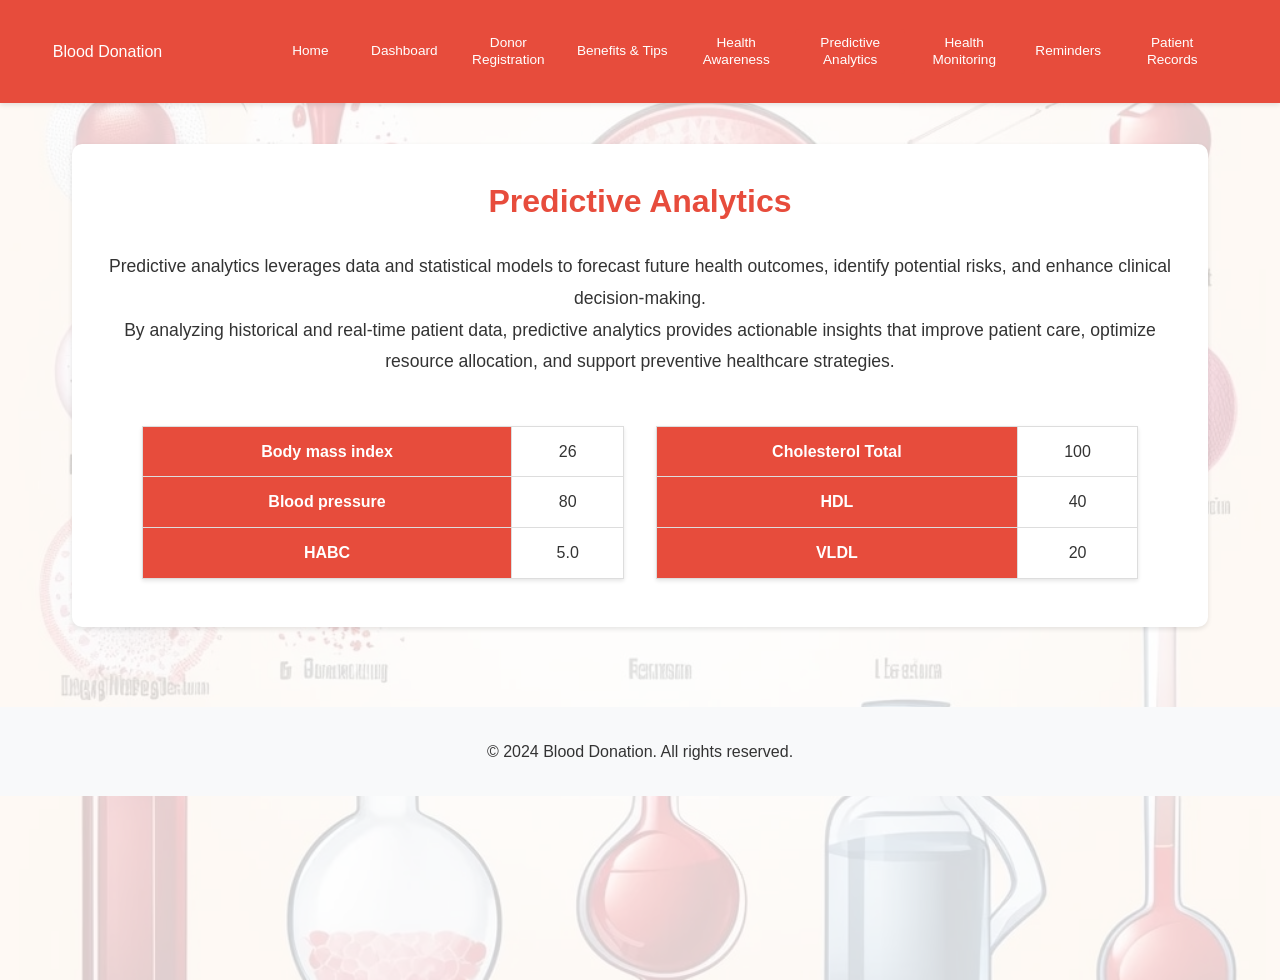
<file: predictive_analytics.html>
<!DOCTYPE html>
<html lang="en">
<head>
    <meta charset="UTF-8">
    <meta name="viewport" content="width=device-width, initial-scale=1.0">
    <title>Predictive Analytics - Blood Donation</title>
    <link rel="stylesheet" href="styles.css">
    <style>
        .analytics-content {
            background-color: #fff;
            padding: 2rem;
            border-radius: 10px;
            box-shadow: 0 2px 5px rgba(0,0,0,0.1);
            margin-top: 2rem;
        }
        
        .analytics-title {
            color: #e74c3c;
            text-align: center;
            margin-bottom: 1.5rem;
        }
        
        .analytics-description {
            text-align: center;
            line-height: 1.8;
            color: #333;
            margin-bottom: 2rem;
            font-size: 1.1rem;
        }
        
        .tables-container {
            display: flex;
            justify-content: center;
            gap: 2rem;
            flex-wrap: wrap;
        }
        
        .analytics-table {
            border-collapse: collapse;
            width: 45%;
            min-width: 300px;
            margin: 1rem 0;
            background-color: #fff;
            box-shadow: 0 2px 4px rgba(0,0,0,0.1);
        }
        
        .analytics-table th {
            background-color: #e74c3c;
            color: white;
            padding: 12px;
            border: 1px solid #ddd;
        }
        
        .analytics-table td {
            padding: 12px;
            border: 1px solid #ddd;
            text-align: center;
        }
        
        .analytics-table tr:hover {
            background-color: #f5f5f5;
        }
    </style>
</head>
<body>
    <header>
        <nav>
            <div class="logo">Blood Donation</div>
            <ul>
                <li><a href="./index.html">Home</a></li>
                <li><a href="./dashboard.html">Dashboard</a></li>
                <li><a href="./donor_registration.html">Donor Registration</a></li>
                <li><a href="./benefits_tips.html">Benefits & Tips</a></li>
                <li><a href="./jiya.html">Health Awareness</a></li>
                <li><a href="./predictive_analytics.html" class="active">Predictive Analytics</a></li>
                <li><a href="./health_monitoring.html">Health Monitoring</a></li>
                <li><a href="./reminders.html">Reminders</a></li>
                <li><a href="./patient_records.html">Patient Records</a></li>
            </ul>
        </nav>
    </header>

    <main>
        <div class="analytics-content">
            <h1 class="analytics-title">Predictive Analytics</h1>
            
            <p class="analytics-description">
                Predictive analytics leverages data and statistical models to forecast future health outcomes, identify potential risks, and enhance clinical decision-making.<br>
                By analyzing historical and real-time patient data, predictive analytics provides actionable insights that improve patient care, optimize resource allocation, and support preventive healthcare strategies.
            </p>

            <div class="tables-container">
                <table class="analytics-table">
                    <tbody>
                        <tr>
                            <th>Body mass index</th>
                            <td>26</td>
                        </tr>
                        <tr>
                            <th>Blood pressure</th>
                            <td>80</td>
                        </tr>
                        <tr>
                            <th>HABC</th>
                            <td>5.0</td>
                        </tr>
                    </tbody>
                </table>

                <table class="analytics-table">
                    <tbody>
                        <tr>
                            <th>Cholesterol Total</th>
                            <td>100</td>
                        </tr>
                        <tr>
                            <th>HDL</th>
                            <td>40</td>
                        </tr>
                        <tr>
                            <th>VLDL</th>
                            <td>20</td>
                        </tr>
                    </tbody>
                </table>
            </div>
        </div>
    </main>

    <footer>
        <p>&copy; 2024 Blood Donation. All rights reserved.</p>
    </footer>
</body>
</html>
</file>
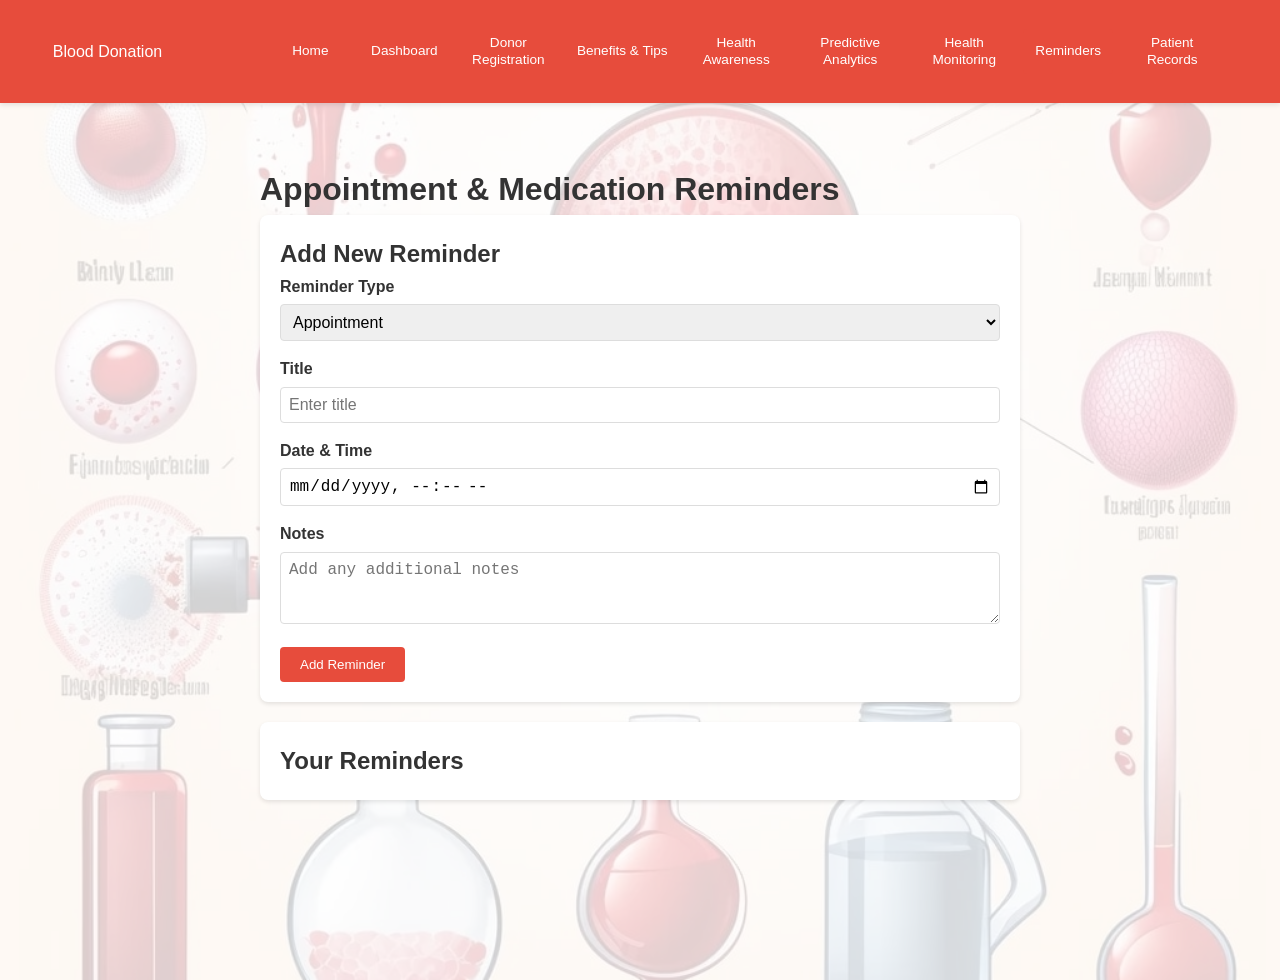
<file: reminders.html>
<!DOCTYPE html>
<html lang="en">
<head>
    <meta charset="UTF-8">
    <meta name="viewport" content="width=device-width, initial-scale=1.0">
    <title>Appointment & Medication Reminders - Blood Donation</title>
    <link rel="stylesheet" href="styles.css">
    <style>
        .reminder-container {
            max-width: 800px;
            margin: 2rem auto;
            padding: 20px;
        }
        .reminder-form {
            background: #fff;
            padding: 20px;
            border-radius: 8px;
            box-shadow: 0 2px 4px rgba(0,0,0,0.1);
            margin-bottom: 20px;
        }
        .reminder-list {
            background: #fff;
            padding: 20px;
            border-radius: 8px;
            box-shadow: 0 2px 4px rgba(0,0,0,0.1);
        }
        .form-group {
            margin-bottom: 15px;
        }
        .form-group label {
            display: block;
            margin-bottom: 5px;
            font-weight: bold;
        }
        .form-group input, .form-group select, .form-group textarea {
            width: 100%;
            padding: 8px;
            border: 1px solid #ddd;
            border-radius: 4px;
        }
        .reminder-item {
            border-bottom: 1px solid #eee;
            padding: 10px 0;
            display: flex;
            justify-content: space-between;
            align-items: center;
        }
        .reminder-item:last-child {
            border-bottom: none;
        }
        .btn-submit {
            background-color: #e74c3c;
            color: white;
            padding: 10px 20px;
            border: none;
            border-radius: 4px;
            cursor: pointer;
        }
        .btn-submit:hover {
            background-color: #c0392b;
        }
        .reminder-actions button {
            padding: 5px 10px;
            margin-left: 5px;
            border: none;
            border-radius: 4px;
            cursor: pointer;
        }
        .btn-edit {
            background-color: #3498db;
            color: white;
        }
        .btn-delete {
            background-color: #e74c3c;
            color: white;
        }
    </style>
</head>
<body>
    <header>
        <nav>
            <div class="logo">Blood Donation</div>
            <ul>
                <li><a href="./index.html">Home</a></li>
                <li><a href="./dashboard.html">Dashboard</a></li>
                <li><a href="./donor_registration.html">Donor Registration</a></li>
                <li><a href="./benefits_tips.html">Benefits & Tips</a></li>
                <li><a href="./jiya.html">Health Awareness</a></li>
                <li><a href="./predictive_analytics.html">Predictive Analytics</a></li>
                <li><a href="./health_monitoring.html">Health Monitoring</a></li>
                <li><a href="./reminders.html" class="active">Reminders</a></li>
                <li><a href="./patient_records.html">Patient Records</a></li>
            </ul>
        </nav>
    </header>

    <main>
        <div class="reminder-container">
            <h1>Appointment & Medication Reminders</h1>
            
            <div class="reminder-form">
                <h2>Add New Reminder</h2>
                <form id="reminderForm">
                    <div class="form-group">
                        <label for="reminderType">Reminder Type</label>
                        <select id="reminderType" required>
                            <option value="appointment">Appointment</option>
                            <option value="medication">Medication</option>
                        </select>
                    </div>
                    <div class="form-group">
                        <label for="title">Title</label>
                        <input type="text" id="title" required placeholder="Enter title">
                    </div>
                    <div class="form-group">
                        <label for="date">Date & Time</label>
                        <input type="datetime-local" id="date" required>
                    </div>
                    <div class="form-group">
                        <label for="notes">Notes</label>
                        <textarea id="notes" rows="3" placeholder="Add any additional notes"></textarea>
                    </div>
                    <button type="submit" class="btn-submit">Add Reminder</button>
                </form>
            </div>

            <div class="reminder-list">
                <h2>Your Reminders</h2>
                <div id="remindersList">
                    <!-- Reminders will be added here dynamically -->
                </div>
            </div>
        </div>
    </main>

    <script>
        document.addEventListener('DOMContentLoaded', function() {
            const reminderForm = document.getElementById('reminderForm');
            const remindersList = document.getElementById('remindersList');
            let reminders = JSON.parse(localStorage.getItem('reminders')) || [];

            function saveReminders() {
                localStorage.setItem('reminders', JSON.stringify(reminders));
            }

            function displayReminders() {
                remindersList.innerHTML = '';
                reminders.sort((a, b) => new Date(a.date) - new Date(b.date));
                
                reminders.forEach((reminder, index) => {
                    const div = document.createElement('div');
                    div.className = 'reminder-item';
                    const date = new Date(reminder.date);
                    div.innerHTML = `
                        <div>
                            <strong>${reminder.title}</strong><br>
                            <small>${reminder.type} - ${date.toLocaleString()}</small><br>
                            <small>${reminder.notes}</small>
                        </div>
                        <div class="reminder-actions">
                            <button class="btn-edit" onclick="editReminder(${index})">Edit</button>
                            <button class="btn-delete" onclick="deleteReminder(${index})">Delete</button>
                        </div>
                    `;
                    remindersList.appendChild(div);
                });
            }

            reminderForm.addEventListener('submit', function(e) {
                e.preventDefault();
                const reminder = {
                    type: document.getElementById('reminderType').value,
                    title: document.getElementById('title').value,
                    date: document.getElementById('date').value,
                    notes: document.getElementById('notes').value
                };
                reminders.push(reminder);
                saveReminders();
                displayReminders();
                reminderForm.reset();
            });

            window.deleteReminder = function(index) {
                if (confirm('Are you sure you want to delete this reminder?')) {
                    reminders.splice(index, 1);
                    saveReminders();
                    displayReminders();
                }
            };

            window.editReminder = function(index) {
                const reminder = reminders[index];
                document.getElementById('reminderType').value = reminder.type;
                document.getElementById('title').value = reminder.title;
                document.getElementById('date').value = reminder.date;
                document.getElementById('notes').value = reminder.notes;
                reminders.splice(index, 1);
                saveReminders();
                displayReminders();
            };

            // Check for and display notifications
            setInterval(() => {
                const now = new Date();
                reminders.forEach(reminder => {
                    const reminderDate = new Date(reminder.date);
                    if (reminderDate > now && reminderDate - now <= 300000) { // 5 minutes
                        if (!reminder.notified) {
                            alert(`Upcoming ${reminder.type}: ${reminder.title} at ${reminderDate.toLocaleString()}`);
                            reminder.notified = true;
                            saveReminders();
                        }
                    }
                });
            }, 60000); // Check every minute

            displayReminders();
        });
    </script>
</body>
</html>
</file>
<file: styles.css>
/* Global Styles */
* {
    margin: 0;
    padding: 0;
    box-sizing: border-box;
}

html, body {
    min-height: 100vh;
    margin: 0;
    padding: 0;
}

body {
    font-family: 'Arial', sans-serif;
    line-height: 1.6;
    color: #333;
    background-image: url('./images/blood-donation-bg.jpg.jpg');
    background-size: cover;
    background-position: center;
    background-repeat: no-repeat;
    background-attachment: fixed;
    min-height: 100vh;
    position: relative;
}

body::before {
    content: '';
    position: absolute;
    top: 0;
    left: 0;
    width: 100%;
    height: 100%;
    background-color: rgba(255, 255, 255, 0.8); /* increased opacity to 0.8 to make background image less visible */
    z-index: -1;
}

/* Header and Navigation */
header {
    background-color: #e74c3c; /* Changed from blue to red */
    color: white;
    padding: 1rem 0;
    box-shadow: 0 2px 5px rgba(0,0,0,0.1);
    position: fixed;
    width: 100%;
    top: 0;
    z-index: 1000;
}

nav {
    max-width: 1200px;
    margin: 0 auto;
    padding: 0.8rem;
    display: flex;
    justify-content: space-between;
    align-items: center;
    flex-wrap: wrap;
}

nav ul {
    display: flex;
    list-style: none;
    align-items: stretch;
    gap: 0.25rem;
    flex-wrap: wrap;
    justify-content: center;
}

nav ul li {
    text-align: center;
    min-width: 90px;
    max-width: 110px;
}

nav ul li a {
    color: white;
    text-decoration: none;
    padding: 0.4rem 0.6rem;
    border-radius: 4px;
    transition: all 0.3s ease;
    display: flex;
    align-items: center;
    justify-content: center;
    height: 100%;
    text-align: center;
    font-size: 0.85rem;
    line-height: 1.2;
    white-space: normal;
    word-wrap: break-word;
}

nav ul li a:hover,
nav ul li a.active {
    background-color: #e74c3c;
    color: #fff;
}

/* Main Content */
main {
    margin-top: 80px;
    padding: 2rem;
    max-width: 1200px;
    margin-left: auto;
    margin-right: auto;
}

/* Hero Section */
.hero {
    text-align: left;
    padding: 4rem 2rem;
    background-color: #f8f9fa;
    border-radius: 10px;
    margin-bottom: 3rem;
    display: flex;
    align-items: center;
    gap: 2rem;
}

.hero-content {
    flex: 1;
}

.hero-image {
    flex: 1;
}

.main-image {
    width: 100%;
    max-width: 500px;
    border-radius: 10px;
    box-shadow: 0 4px 8px rgba(0,0,0,0.1);
}

.hero h1 {
    font-size: 2.5rem;
    color: #e74c3c;
    margin-bottom: 1rem;
}

.cta-button {
    display: inline-block;
    padding: 1rem 2rem;
    background-color: #e74c3c;
    color: #fff;
    text-decoration: none;
    border-radius: 5px;
    margin-top: 1rem;
    transition: background-color 0.3s ease;
}

.cta-button:hover {
    background-color: #c0392b;
}

/* Features Section */
.features {
    display: grid;
    grid-template-columns: repeat(auto-fit, minmax(250px, 1fr));
    gap: 2rem;
    margin-top: 3rem;
}

.feature-card {
    padding: 2rem;
    background-color: #fff;
    border-radius: 10px;
    box-shadow: 0 2px 5px rgba(0,0,0,0.1);
    text-align: center;
}

.feature-image {
    width: 100%;
    height: 200px;
    object-fit: cover;
    border-radius: 10px 10px 0 0;
    margin-bottom: 1rem;
}

.feature-card h3 {
    color: #e74c3c;
    margin-bottom: 1rem;
}

/* Registration Form */
.registration-form {
    max-width: 600px;
    margin: 0 auto;
    padding: 2rem;
    background-color: #fff;
    border-radius: 10px;
    box-shadow: 0 2px 5px rgba(0,0,0,0.1);
}

.form-group {
    margin-bottom: 1.5rem;
}

.form-group label {
    display: block;
    margin-bottom: 0.5rem;
    font-weight: bold;
}

.form-group input,
.form-group select,
.form-group textarea {
    width: 100%;
    padding: 0.5rem;
    border: 1px solid #ddd;
    border-radius: 4px;
    font-size: 1rem;
}

.submit-button {
    background-color: #e74c3c;
    color: #fff;
    padding: 1rem 2rem;
    border: none;
    border-radius: 5px;
    cursor: pointer;
    width: 100%;
    font-size: 1rem;
    transition: background-color 0.3s ease;
}

.submit-button:hover {
    background-color: #c0392b;
}

/* Benefits and Tips */
.benefits-grid {
    display: grid;
    grid-template-columns: repeat(auto-fit, minmax(200px, 1fr));
    gap: 2rem;
    margin-top: 2rem;
}

.benefit-card {
    padding: 1.5rem;
    background-color: #fff;
    border-radius: 10px;
    box-shadow: 0 2px 5px rgba(0,0,0,0.1);
    text-align: center;
    display: flex;
    flex-direction: column;
    align-items: center;
}

.benefit-image {
    width: 100%;
    height: 180px;
    object-fit: cover;
    border-radius: 10px 10px 0 0;
    margin-bottom: 1rem;
    display: block;
}

.benefit-card h3 {
    color: #e74c3c;
    margin: 1rem 0;
}

.benefit-card p {
    margin-top: 0.5rem;
}

.tips-list {
    display: grid;
    grid-template-columns: repeat(auto-fit, minmax(250px, 1fr));
    gap: 2rem;
    margin-top: 2rem;
}

.tip {
    padding: 1.5rem;
    background-color: #fff;
    border-radius: 10px;
    box-shadow: 0 2px 5px rgba(0,0,0,0.1);
}

.tip-image {
    width: 100%;
    height: 200px;
    object-fit: cover;
    border-radius: 10px 10px 0 0;
    margin-bottom: 1rem;
}

.tip h3 {
    color: #e74c3c;
    margin-bottom: 1rem;
}

.tip ul {
    list-style-position: inside;
    padding-left: 1rem;
}

.tip ul li {
    margin-bottom: 0.5rem;
}

/* Donor Registration Additions */
.success-message {
    background-color: #4CAF50;
    color: white;
    padding: 1rem;
    border-radius: 5px;
    margin-top: 1rem;
    text-align: center;
}

.view-donors {
    max-width: 1200px;
    margin: 2rem auto;
    padding: 0 1rem;
}

.view-donors-btn {
    background-color: #2196F3;
    color: white;
    padding: 1rem 2rem;
    border: none;
    border-radius: 5px;
    cursor: pointer;
    font-size: 1rem;
    margin-bottom: 1rem;
}

.view-donors-btn:hover {
    background-color: #1976D2;
}

.donors-grid {
    display: grid;
    grid-template-columns: repeat(auto-fit, minmax(300px, 1fr));
    gap: 1rem;
    margin-top: 1rem;
}

.donor-card {
    background-color: #fff;
    padding: 1rem;
    border-radius: 5px;
    box-shadow: 0 2px 5px rgba(0,0,0,0.1);
}

.donor-card h4 {
    color: #e74c3c;
    margin-bottom: 0.5rem;
}

.donor-card p {
    margin: 0.25rem 0;
}

.remove-btn {
    background-color: #ff4444;
    color: white;
    border: none;
    padding: 0.5rem 1rem;
    border-radius: 3px;
    cursor: pointer;
    margin-top: 0.5rem;
}

.remove-btn:hover {
    background-color: #cc0000;
}

/* Content Grid and Card Styles */
.content-grid {
    display: grid;
    grid-template-columns: repeat(auto-fit, minmax(280px, 1fr));
    gap: 2rem;
    padding: 1rem;
}

.card {
    background: #ffffff;
    padding: 1.5rem;
    border-radius: 8px;
    box-shadow: 0 2px 4px rgba(0, 0, 0, 0.1);
    transition: transform 0.3s ease, box-shadow 0.3s ease;
}

.card:hover {
    transform: translateY(-5px);
    box-shadow: 0 4px 8px rgba(0, 0, 0, 0.2);
}

.card h3 {
    color: #e74c3c; /* Changed from blue to red */
    margin-bottom: 1rem;
    font-size: 1.5rem;
}

.card p {
    color: #666;
    margin-bottom: 1.5rem;
    line-height: 1.6;
}

.card a {
    display: inline-block;
    padding: 0.5rem 1rem;
    background-color: #e74c3c; /* Changed from blue to red */
    color: white;
    text-decoration: none;
    border-radius: 4px;
    transition: background-color 0.3s ease;
}

.card a:hover {
    background-color: #c0392b; /* Darker red for hover */
}

.content-section h2 {
    color: #e74c3c; /* Changed from blue to red */
    margin-bottom: 1.5rem;
    text-align: center;
}

/* Footer */
footer {
    text-align: center;
    padding: 2rem;
    background-color: #f8f9fa;
    margin-top: 3rem;
}

/* Responsive Design */
@media (max-width: 768px) {
    nav {
        flex-direction: column;
        text-align: center;
    }

    nav ul {
        margin-top: 1rem;
        flex-direction: column;
    }

    nav ul li {
        margin: 0.5rem 0;
    }

    .hero {
        flex-direction: column;
        text-align: center;
    }

    .hero-image {
        order: -1;
    }

    .main-image {
        max-width: 100%;
    }

    .hero h1 {
        font-size: 2rem;
    }
}

@media screen and (max-width: 768px) {
    header {
        padding: 0.5rem;
    }

    header nav {
        flex-direction: column;
        text-align: center;
    }

    header nav a {
        display: block;
        padding: 0.5rem;
        margin: 0.2rem 0;
    }

    .content-section {
        margin: 1rem;
    }

    .content-grid {
        grid-template-columns: 1fr;
        gap: 1rem;
    }

    .card {
        padding: 1rem;
    }

    .card h3 {
        font-size: 1.3rem;
    }
}

@media screen and (max-width: 480px) {
    .content-section h2 {
        font-size: 1.5rem;
        text-align: center;
    }

    .card {
        text-align: center;
    }

    .card h3 {
        font-size: 1.2rem;
    }

    .card p {
        font-size: 0.9rem;
    }
}
</file>
